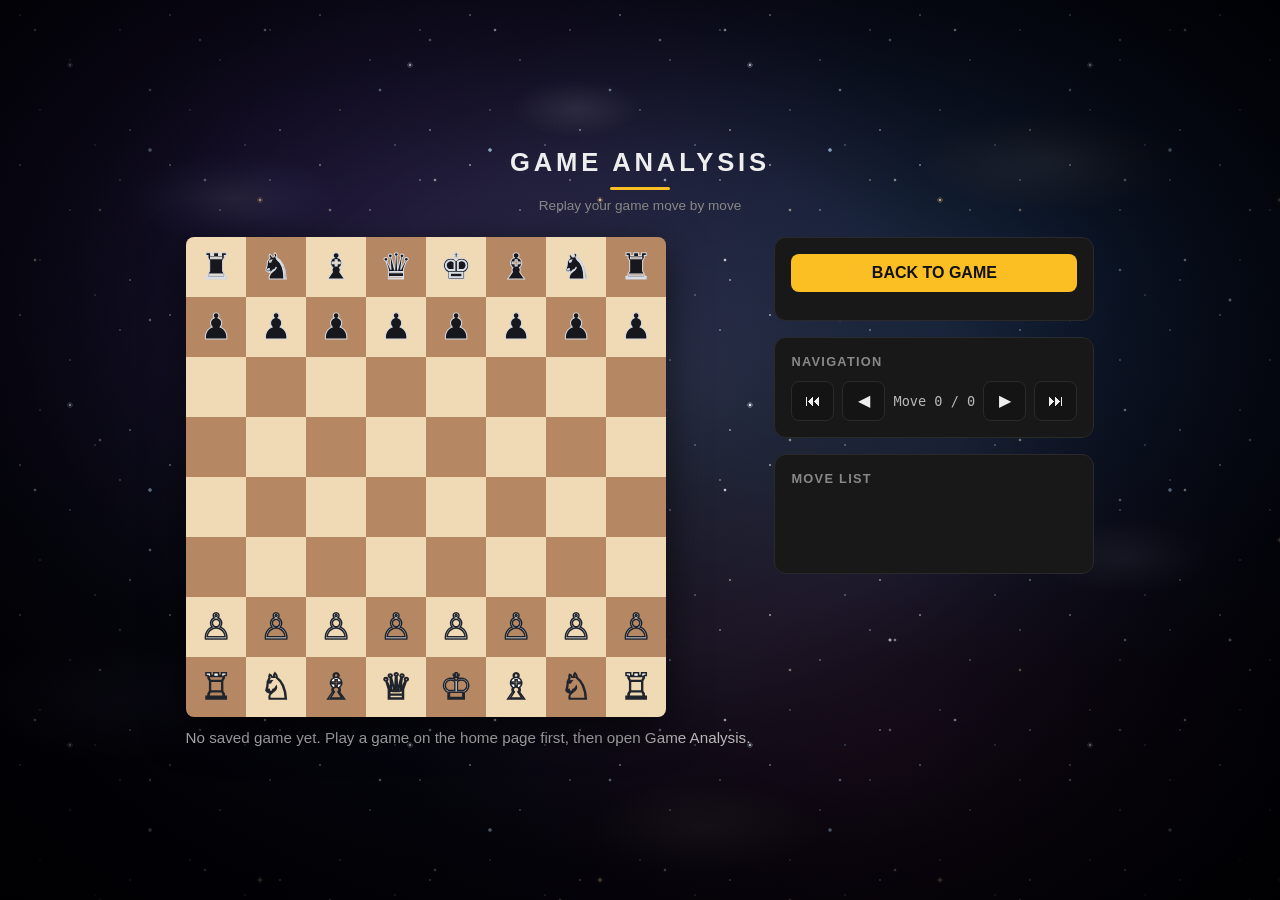
<file: analysis.html>
<!DOCTYPE html>
<html lang="en">
<head>
    <meta charset="UTF-8">
    <meta name="viewport" content="width=device-width, initial-scale=1.0">
    <title>Game Analysis - Chess AI</title>
    <meta name="description" content="Replay and analyze your chess games move by move. Step forward and backward through the game.">
    <meta name="robots" content="noindex">
    <link rel="stylesheet" href="style.css?v=5">
</head>
<body>
    <div class="bg" aria-hidden="true">
        <div class="bg-layer bg-nebula"></div>
        <div class="bg-layer bg-stars-far"></div>
        <div class="bg-layer bg-stars-mid"></div>
        <div class="bg-layer bg-stars-near"></div>
        <div class="bg-vignette"></div>
    </div>
    <div class="container">
        <header>
            <h1>GAME ANALYSIS</h1>
            <p class="subtitle">Replay your game move by move</p>
        </header>

        <div class="game-area">
            <div class="board-wrap">
                <div id="board"></div>
                <div id="status" class="status"></div>
            </div>

            <aside class="side-panel">
                <div class="controls">
                    <a href="index.html" class="btn">BACK TO GAME</a>
                </div>

                <div class="nav-panel">
                    <h3>Navigation</h3>
                    <div class="nav-controls">
                        <button id="to-start" class="nav-btn" title="Go to start">&#9198;</button>
                        <button id="prev" class="nav-btn" title="Previous move">&#9664;</button>
                        <span id="move-counter" class="move-counter">Move 0 / 0</span>
                        <button id="next" class="nav-btn" title="Next move">&#9654;</button>
                        <button id="to-end" class="nav-btn" title="Go to end">&#9197;</button>
                    </div>
                </div>

                <div class="moves-panel">
                    <h3>Move List</h3>
                    <div id="moves" class="moves"></div>
                </div>
            </aside>
        </div>
    </div>

    <script type="module" src="analysis.js"></script>
</body>
</html>
</file>
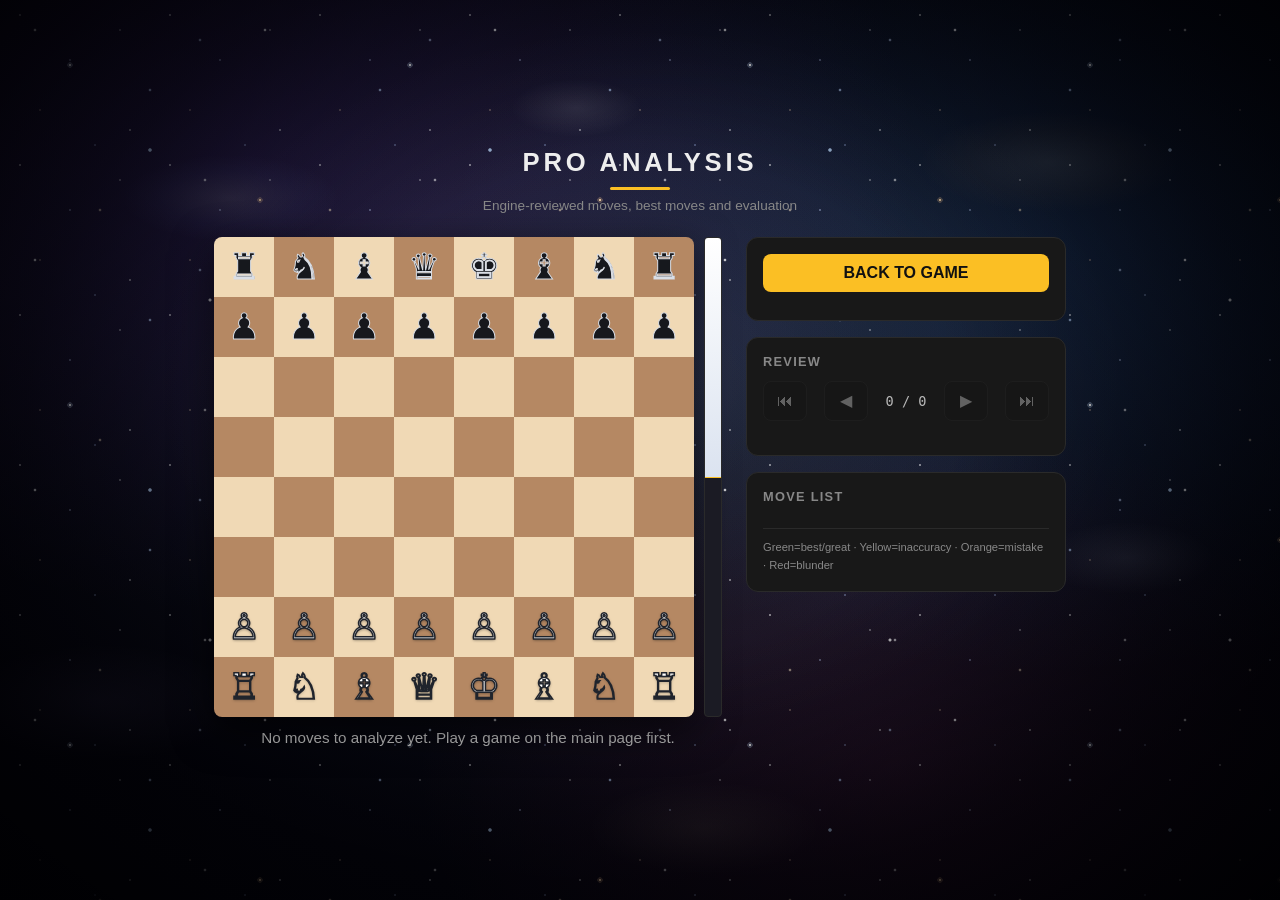
<file: pro-analysis.html>
<!DOCTYPE html>
<html lang="en">
<head>
    <meta charset="UTF-8">
    <meta name="viewport" content="width=device-width, initial-scale=1.0">
    <title>Pro Analysis - Chess AI</title>
    <meta name="description" content="Deep game review with engine evaluation, best-move arrows and move-by-move quality marks.">
    <meta name="robots" content="noindex">
    <link rel="stylesheet" href="style.css?v=5">
</head>
<body>
    <div class="bg" aria-hidden="true">
        <div class="bg-layer bg-nebula"></div>
        <div class="bg-layer bg-stars-far"></div>
        <div class="bg-layer bg-stars-mid"></div>
        <div class="bg-layer bg-stars-near"></div>
        <div class="bg-vignette"></div>
    </div>
    <div class="container">
        <header>
            <h1>PRO ANALYSIS</h1>
            <p class="subtitle">Engine-reviewed moves, best moves and evaluation</p>
        </header>

        <div class="game-area">
            <div class="board-wrap">
                <div class="pro-board-wrap">
                    <div id="board"></div>
                    <div class="eval-bar" aria-hidden="true">
                        <div class="eval-bar-marker"></div>
                        <div id="eval-bar-white" class="eval-bar-white"></div>
                    </div>
                </div>
                <div id="status" class="status"></div>
            </div>

            <aside class="side-panel">
                <div class="controls">
                    <a href="index.html" class="btn">BACK TO GAME</a>
                </div>

                <div class="nav-panel">
                    <h3>Review</h3>
                    <div class="nav-controls">
                        <button id="to-start" class="nav-btn" title="Go to start">&#9198;</button>
                        <button id="prev" class="nav-btn" title="Previous move">&#9664;</button>
                        <span id="move-counter" class="move-counter">Move 0 / 0</span>
                        <button id="next" class="nav-btn" title="Next move">&#9654;</button>
                        <button id="to-end" class="nav-btn" title="Go to end">&#9197;</button>
                    </div>
                    <div id="verdict" class="verdict"></div>
                </div>

                <div class="moves-panel">
                    <h3>Move List</h3>
                    <div id="moves" class="moves"></div>
                    <div class="legend">Green=best/great &middot; Yellow=inaccuracy &middot; Orange=mistake &middot; Red=blunder</div>
                </div>
            </aside>
        </div>
    </div>

    <div id="progress-overlay" class="progress-overlay hidden">
        <div class="progress-box">
            <h3>Analyzing game</h3>
            <div class="progress-bar"><div id="progress-fill" class="progress-fill"></div></div>
            <span id="progress-text" class="progress-text">0 / 0</span>
        </div>
    </div>

    <script type="module" src="pro-analysis.js"></script>
</body>
</html>
</file>
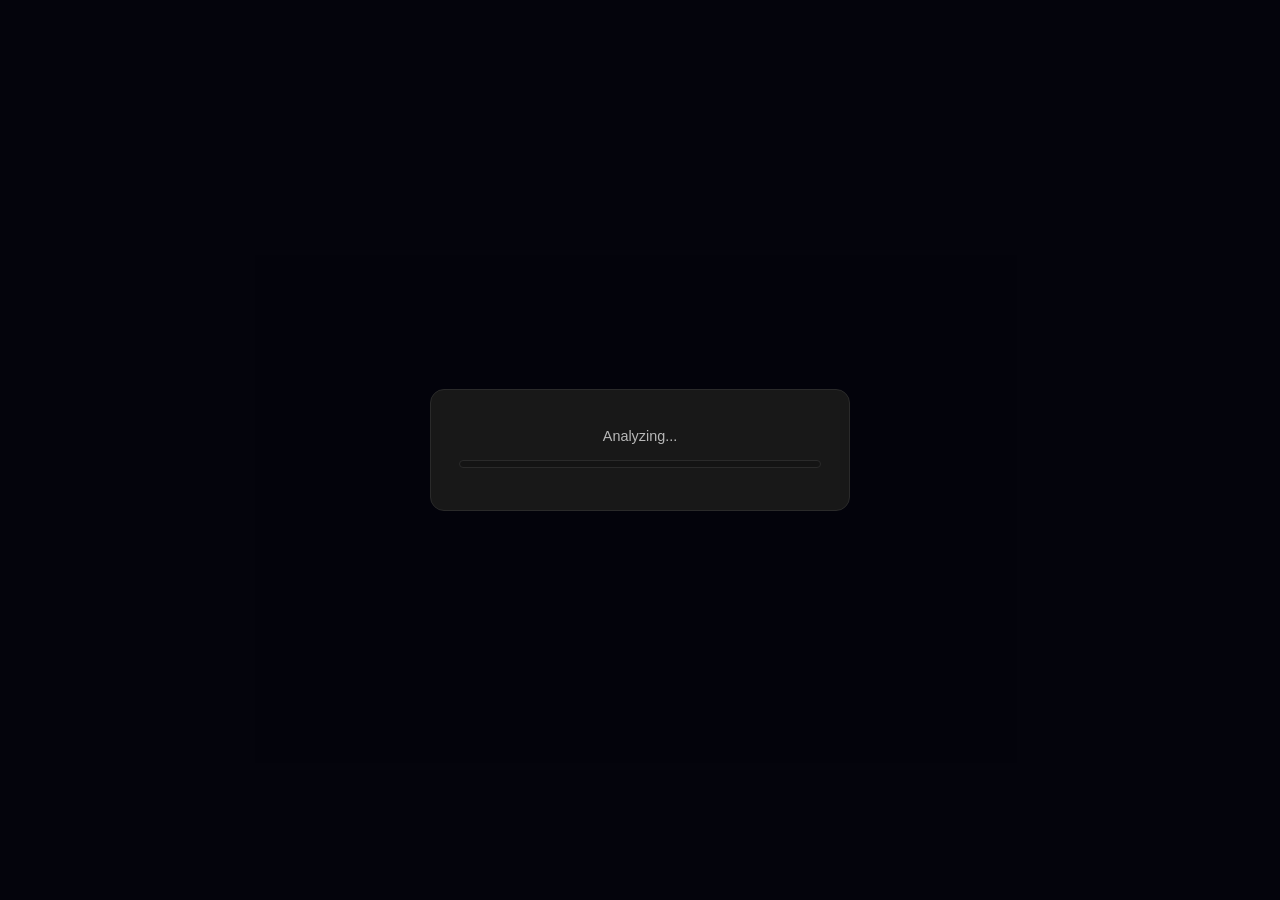
<file: seed-test.html>
<!DOCTYPE html>
<html lang="en">
<head>
    <meta charset="UTF-8">
    <title>pro-seed-test</title>
    <link rel="stylesheet" href="style.css">
</head>
<body>
    <div class="lock-notice hidden" id="lock-notice">lock</div>
    <div class="game-area hidden" id="review-area">
        <div class="board-wrap">
            <div id="board" class="review-board"></div>
            <div id="status" class="status"></div>
        </div>
        <aside class="side-panel">
            <div class="nav-panel"><h3>Nav</h3><div class="nav-controls">
                <button id="to-start">|&lt;</button><button id="prev">&lt;</button>
                <span id="move-counter">0/0</span><button id="next">&gt;</button><button id="to-end">&gt;|</button>
            </div></div>
            <div class="engine-info review-verdict"><h3>SAYS</h3>
                <div id="verdict-symbol"></div><div id="verdict-title"></div><div id="verdict-desc"></div>
            </div>
            <div class="moves-panel"><h3>Moves</h3><div id="moves" class="moves review-moves"></div></div>
        </aside>
    </div>
    <div id="progress-overlay" class="progress-overlay"><div class="progress-card">
        <p id="progress-text">Analyzing...</p><div class="progress-bar"><div id="progress-fill"></div></div>
    </div></div>

    <script src="config.js"></script>
    <script type="module">
        import { Chess } from './vendor/chess.js';
        const g = new Chess();
        const moves = ['e4', 'e5', 'Qh5', 'Nc6', 'Bc4', 'Nf6', 'Qxf7#'];
        for (const m of moves) g.move(m);
        localStorage.setItem('chess_analysis', JSON.stringify({ moves, status: 'Checkmate! White wins.' }));
    </script>
    <script type="module" src="pro-analysis.js"></script>
</body>
</html>
</file>
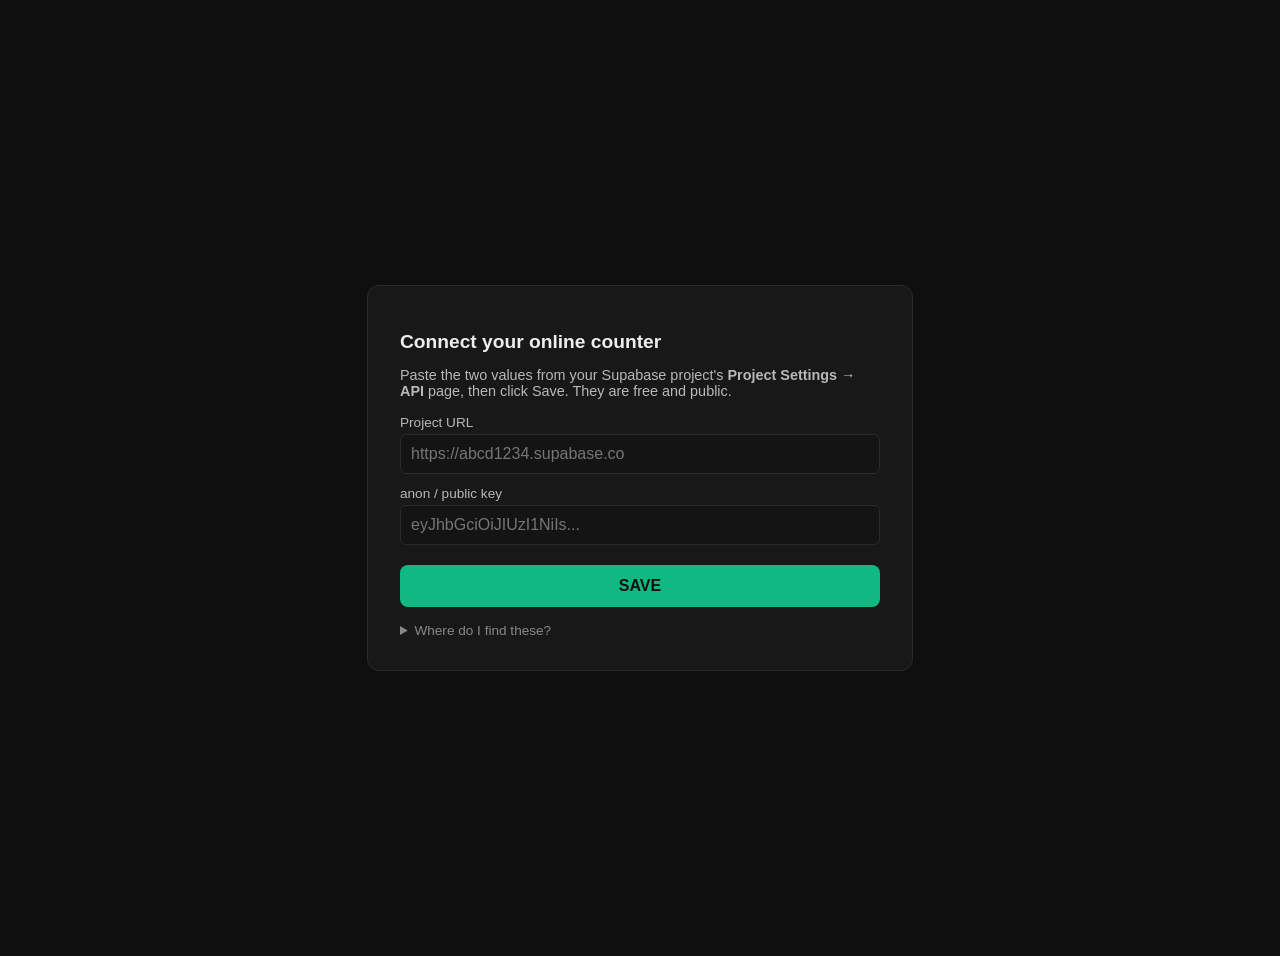
<file: setup.html>
<!DOCTYPE html>
<html lang="en">
<head>
    <meta charset="UTF-8">
    <meta name="viewport" content="width=device-width, initial-scale=1.0">
    <title>Chess AI - Setup</title>
    <style>
        body { background: #0f0f0f; color: #eee; font-family: 'Segoe UI', sans-serif; min-height: 100vh; display: flex; align-items: center; justify-content: center; padding: 20px; }
        .card { background: #181818; border: 1px solid #2a2a2a; border-radius: 12px; padding: 32px; width: 100%; max-width: 480px; }
        h1 { font-size: 1.2rem; margin-bottom: 8px; }
        p { color: #b8b8b8; font-size: 0.9rem; margin-bottom: 16px; }
        label { display: block; font-size: 0.85rem; color: #b8b8b8; margin: 12px 0 4px; }
        input { width: 100%; background: #141414; color: #eee; border: 1px solid #2a2a2a; border-radius: 6px; padding: 10px; font-size: 1rem; box-sizing: border-box; }
        button { width: 100%; margin-top: 20px; background: #10b981; color: #111; border: none; border-radius: 8px; padding: 12px; font-size: 1rem; font-weight: 700; cursor: pointer; }
        #msg { margin-top: 12px; font-size: 0.9rem; }
        .ok { color: #4ade80; }
        .err { color: #f87171; }
        details { margin-top: 16px; font-size: 0.85rem; color: #888; }
        ol { margin: 8px 0 0 18px; }
    </style>
</head>
<body>
    <div class="card">
        <h1>Connect your online counter</h1>
        <p>Paste the two values from your Supabase project's <b>Project Settings &rarr; API</b> page, then click Save. They are free and public.</p>

        <label for="url">Project URL</label>
        <input id="url" placeholder="https://abcd1234.supabase.co">

        <label for="key">anon / public key</label>
        <input id="key" placeholder="eyJhbGciOiJIUzI1NiIs...">

        <button onclick="save()">SAVE</button>
        <div id="msg"></div>

        <details>
            <summary>Where do I find these?</summary>
            <ol>
                <li>Go to your project on supabase.com</li>
                <li>Click <b>Project Settings</b> (gear icon) in the sidebar</li>
                <li>Click <b>API</b></li>
                <li>Copy the <b>Project URL</b> into the first box</li>
                <li>Copy the <b>anon public</b> key into the second box</li>
            </ol>
        </details>
    </div>

    <script>
        async function save() {
            const msg = document.getElementById('msg');
            const url = document.getElementById('url').value.trim();
            const key = document.getElementById('key').value.trim();
            msg.className = '';
            msg.textContent = 'Saving...';
            try {
                const r = await fetch('/api/save-config', {
                    method: 'POST',
                    headers: { 'Content-Type': 'application/json' },
                    body: JSON.stringify({ SUPABASE_URL: url, SUPABASE_KEY: key })
                });
                const j = await r.json();
                if (j.ok) {
                    msg.className = 'ok';
                    msg.textContent = 'Saved! Close this tab and reload the chess game - you should see a live count.';
                } else {
                    msg.className = 'err';
                    msg.textContent = 'Error: ' + (j.error || 'unknown');
                }
            } catch (e) {
                msg.className = 'err';
                msg.textContent = 'Could not reach the server. Make sure node server.js is running.';
            }
        }
    </script>
</body>
</html>
</file>
<file: style.css>
:root {
    --bg: #0f0f0f;
    --surface: #181818;
    --surface-2: #141414;
    --border: #2a2a2a;
    --text-1: #eeeeee;
    --text-2: #b8b8b8;
    --text-3: #888888;
    --accent: #fbbf24;
    --accent-dim: rgba(251, 191, 36, 0.10);
}

* {
    margin: 0;
    padding: 0;
    box-sizing: border-box;
}

body {
    background: transparent;
    color: var(--text-1);
    font-family: 'Segoe UI', -apple-system, BlinkMacSystemFont, sans-serif;
    min-height: 100vh;
    min-height: 100dvh;
    display: flex;
    align-items: safe center;
    justify-content: center;
    padding: 20px;
    overflow-x: hidden;
    -webkit-tap-highlight-color: transparent;
}

html { background: #04040c; }

/* ---- Immersive 3D starfield background (pure CSS) ---- */
.bg {
    position: fixed;
    inset: 0;
    z-index: -2;
    overflow: hidden;
    background: #04040c;
}

.bg-layer {
    position: absolute;
    inset: 0;
    pointer-events: none;
}

.bg-nebula {
    background:
        /* small distant galaxies (bright core + faint elliptical halo) */
        radial-gradient(150px 60px at 18% 22%, rgba(235, 240, 255, 0.12), rgba(130, 150, 230, 0.06) 45%, transparent 72%),
        radial-gradient(180px 70px at 82% 18%, rgba(255, 240, 210, 0.1), rgba(200, 150, 90, 0.05) 45%, transparent 72%),
        radial-gradient(120px 50px at 88% 62%, rgba(215, 225, 255, 0.1), transparent 72%),
        radial-gradient(200px 80px at 8% 78%, rgba(190, 160, 255, 0.09), transparent 72%),
        radial-gradient(160px 65px at 55% 92%, rgba(255, 235, 200, 0.08), transparent 72%),
        radial-gradient(90px 40px at 45% 12%, rgba(255, 255, 255, 0.1), transparent 72%),
        /* faint central glow */
        radial-gradient(1300px 850px at 50% 42%, rgba(150, 180, 255, 0.13), transparent 60%),
        radial-gradient(900px 650px at 50% 42%, rgba(255, 240, 220, 0.06), transparent 55%),
        /* deep nebula wisps */
        radial-gradient(1100px 750px at 20% 18%, rgba(90, 50, 160, 0.28), transparent 60%),
        radial-gradient(1000px 700px at 82% 28%, rgba(30, 90, 160, 0.24), transparent 60%),
        radial-gradient(800px 600px at 70% 85%, rgba(160, 50, 110, 0.16), transparent 60%);
    animation: nebulaZoom 60s ease-in-out infinite alternate;
}

@keyframes nebulaZoom {
    from { transform: scale(1); }
    to { transform: scale(1.14); }
}

.bg-stars-far {
    background-image:
        radial-gradient(circle at 20px 15px, rgba(255, 255, 255, 0.45) 0 0.7px, transparent 1.2px),
        radial-gradient(circle at 70px 60px, rgba(200, 215, 255, 0.35) 0 0.7px, transparent 1.2px),
        radial-gradient(circle at 120px 30px, rgba(255, 255, 255, 0.3) 0 0.7px, transparent 1.2px),
        radial-gradient(circle at 40px 110px, rgba(255, 220, 185, 0.28) 0 0.7px, transparent 1.2px),
        radial-gradient(circle at 130px 130px, rgba(255, 255, 255, 0.4) 0 0.7px, transparent 1.2px),
        radial-gradient(circle at 95px 145px, rgba(180, 205, 255, 0.3) 0 0.7px, transparent 1.2px);
    background-size: 150px 150px;
    animation: driftFar 140s linear infinite;
}

@keyframes driftFar { to { background-position: -150px -150px; } }

.bg-stars-mid {
    background-image:
        radial-gradient(circle at 35px 30px, rgba(255, 255, 255, 0.75) 0 1px, transparent 1.7px),
        radial-gradient(circle at 150px 90px, rgba(190, 215, 255, 0.65) 0 1px, transparent 1.7px),
        radial-gradient(circle at 205px 180px, rgba(255, 255, 255, 0.55) 0 1px, transparent 1.7px),
        radial-gradient(circle at 100px 210px, rgba(255, 235, 200, 0.5) 0 1px, transparent 1.7px),
        radial-gradient(circle at 200px 40px, rgba(200, 220, 255, 0.55) 0 1px, transparent 1.7px);
    background-size: 230px 230px;
    animation: driftMid 90s linear infinite reverse;
}

@keyframes driftMid { to { background-position: -230px -230px; } }

.bg-stars-near {
    background-image:
        radial-gradient(circle at 70px 65px, rgba(255, 255, 255, 0.9) 0 1.3px, rgba(205, 228, 255, 0.3) 1.3px 2.6px, transparent 3px),
        radial-gradient(circle at 260px 200px, rgba(255, 220, 170, 0.85) 0 1.3px, rgba(255, 205, 150, 0.25) 1.3px 2.6px, transparent 3px),
        radial-gradient(circle at 210px 300px, rgba(255, 255, 255, 0.75) 0 1.1px, transparent 1.9px),
        radial-gradient(circle at 150px 150px, rgba(190, 220, 255, 0.8) 0 1.3px, transparent 2.2px);
    background-size: 340px 340px;
    animation: driftNear 55s linear infinite;
}

@keyframes driftNear { to { background-position: -340px -340px; } }

.bg-vignette {
    position: absolute;
    inset: 0;
    pointer-events: none;
    background: radial-gradient(ellipse at 50% 45%, transparent 35%, rgba(1, 1, 5, 0.62) 68%, rgba(0, 0, 2, 0.97) 100%);
}

@media (prefers-reduced-motion: reduce) {
    .bg-layer { animation: none; }
}

/* ---- Pro analysis page ---- */
#board { position: relative; }

.board-svg {
    position: absolute;
    inset: 0;
    width: 100%;
    height: 100%;
    pointer-events: none;
    z-index: 5;
}

.pro-board-wrap {
    display: flex;
    gap: 10px;
    align-items: stretch;
}

.eval-bar {
    position: relative;
    width: 18px;
    flex-shrink: 0;
    border-radius: 4px;
    overflow: hidden;
    background: #1b1b24;
    border: 1px solid var(--border);
}

.eval-bar-white {
    position: absolute;
    top: 0;
    left: 0;
    right: 0;
    height: 50%;
    background: linear-gradient(#ffffff, #dbe3f0);
    transition: height 0.45s ease;
}

.eval-bar-marker {
    position: absolute;
    left: 0;
    right: 0;
    top: 50%;
    height: 2px;
    background: var(--accent);
    transform: translateY(-1px);
}

.move-link.best, .move-link.great { color: #4ade80; }
.move-link.good { color: #86efac; }
.move-link.inaccuracy { color: #fbbf24; }
.move-link.mistake { color: #fb923c; }
.move-link.blunder { color: #f87171; }

.move-link.active {
    color: #111 !important;
    background: var(--accent);
    font-weight: 700;
}

.legend {
    margin-top: 10px;
    padding-top: 10px;
    border-top: 1px solid var(--border);
    font-size: 0.7rem;
    color: var(--text-3);
    line-height: 1.6;
}

.verdict {
    font-size: 0.85rem;
    color: var(--text-2);
    margin-top: 12px;
    line-height: 1.5;
}

.v-best, .v-great { color: #4ade80; }
.v-good { color: #86efac; }
.v-inaccuracy { color: #fbbf24; }
.v-mistake { color: #fb923c; }
.v-blunder { color: #f87171; }

/* ---- Analysis progress overlay ---- */
.progress-overlay {
    position: fixed;
    inset: 0;
    z-index: 60;
    background: rgba(3, 3, 10, 0.85);
    display: flex;
    align-items: center;
    justify-content: center;
}

.progress-box {
    background: var(--surface);
    border: 1px solid var(--border);
    border-radius: 12px;
    padding: 24px;
    width: min(320px, 80vw);
    text-align: center;
}

.progress-bar {
    height: 8px;
    border-radius: 99px;
    background: #0f0f18;
    overflow: hidden;
    margin: 14px 0;
}

.progress-fill {
    height: 100%;
    width: 0%;
    background: var(--accent);
    transition: width 0.2s;
}

.progress-text {
    font-family: 'Consolas', monospace;
    font-size: 0.85rem;
    color: var(--text-2);
}

.container {
    width: 100%;
    max-width: 960px;
}

header {
    text-align: center;
    margin-bottom: 24px;
}

h1 {
    font-size: 1.6rem;
    letter-spacing: 0.15em;
    font-weight: 800;
}

h1::after {
    content: '';
    display: block;
    width: 60px;
    height: 3px;
    background: var(--accent);
    margin: 10px auto 0;
    border-radius: 99px;
}

.subtitle {
    color: var(--text-3);
    margin-top: 8px;
    font-size: 0.85rem;
}

.online-badge {
    display: inline-flex;
    align-items: center;
    gap: 8px;
    margin-top: 10px;
    padding: 5px 12px;
    background: var(--surface);
    border: 1px solid var(--border);
    border-radius: 99px;
    font-size: 0.8rem;
    color: var(--text-2);
}

.online-dot {
    width: 8px;
    height: 8px;
    border-radius: 50%;
    background: #34d399;
    box-shadow: 0 0 8px rgba(52, 211, 153, 0.8);
    animation: pulse 2s infinite;
}

@keyframes pulse {
    0%, 100% { opacity: 1; }
    50% { opacity: 0.4; }
}

#online-count {
    font-weight: 800;
    color: var(--text-1);
    min-width: 1.5em;
}

.game-area {
    display: flex;
    gap: 24px;
    align-items: flex-start;
    flex-wrap: wrap;
    justify-content: center;
}

.board-wrap {
    flex-shrink: 0;
    position: relative;
}

#board {
    width: min(480px, 92vw);
    border-radius: 8px;
    overflow: hidden;
    box-shadow: 0 12px 40px rgba(0, 0, 0, 0.6);
    container-type: inline-size;
    touch-action: manipulation;
}

/* chessboard layout via CSS grid built in JS */
.board-grid {
    display: grid;
    grid-template-columns: repeat(8, 1fr);
    grid-template-rows: repeat(8, 1fr);
    aspect-ratio: 1;
    user-select: none;
}

.square {
    display: flex;
    align-items: center;
    justify-content: center;
    cursor: pointer;
    position: relative;
    font-size: 0;
    overflow: hidden;
    aspect-ratio: 1;
    touch-action: manipulation;
}

.square.light { background: #f0d9b5; }
.square.dark { background: #b58863; }

.square.selected {
    box-shadow: inset 0 0 0 3px var(--accent);
    z-index: 1;
}

.square.hint::after {
    content: '';
    position: absolute;
    width: 22%;
    height: 22%;
    background: rgba(0, 0, 0, 0.25);
    border-radius: 50%;
}

.square.hint.capture::after {
    width: 80%;
    height: 80%;
    background: transparent;
    border: 5px solid rgba(0, 0, 0, 0.25);
    border-radius: 50%;
}

.square.last-move { background-color: rgba(251, 191, 36, 0.35); }

.square span {
    pointer-events: none;
    display: flex;
    align-items: center;
    justify-content: center;
    width: 100%;
    height: 100%;
}

/* Piece glyphs are sized from the board's own width so they always render,
   even on mobile browsers that do not support container-query units (cqw).
   The board is `width: min(480px, 92vw)`, so each square is boardWidth/8 and a
   glyph of ~0.62x a square fits neatly. */
.square span.piece {
    font-size: clamp(24px, calc(min(480px, 92vw) / 8 * 0.62), 50px);
    user-select: none;
    -webkit-user-select: none;
}

/* Nicer tuning where container queries are supported. */
@supports (width: 1cqw) {
    .square span.piece { font-size: clamp(26px, 7.5cqw, 50px); }
}

.status {
    margin-top: 12px;
    text-align: center;
    font-size: 0.95rem;
    color: var(--text-2);
    min-height: 24px;
}

.status.check { color: #f87171; }
.status.win { color: #4ade80; }

.side-panel {
    flex: 1;
    min-width: 260px;
    max-width: 320px;
    display: flex;
    flex-direction: column;
    gap: 16px;
}

.controls,
.engine-info,
.moves-panel,
.advanced-analysis {
    background: var(--surface);
    border: 1px solid var(--border);
    border-radius: 12px;
    padding: 16px;
}

.clocks {
    display: flex;
    gap: 12px;
}

.clock {
    flex: 1;
    background: var(--surface);
    border: 1px solid var(--border);
    border-radius: 12px;
    padding: 12px;
    display: flex;
    flex-direction: column;
    align-items: center;
    gap: 4px;
    transition: border-color 0.2s;
}

.clock.active {
    border-color: var(--accent);
    box-shadow: 0 0 0 1px var(--accent);
}

.clock-tag {
    font-size: 0.7rem;
    text-transform: uppercase;
    letter-spacing: 0.1em;
    color: var(--text-3);
}

.clock-time {
    font-size: 1.5rem;
    font-weight: 800;
    font-family: 'Consolas', monospace;
    color: var(--text-1);
}

.clock.low .clock-time { color: #f87171; }

h3 {
    font-size: 0.8rem;
    text-transform: uppercase;
    letter-spacing: 0.1em;
    color: var(--text-3);
    margin-bottom: 12px;
}

.btn {
    width: 100%;
    background: var(--accent);
    color: #111;
    border: none;
    border-radius: 8px;
    padding: 10px 16px;
    font-size: 1rem;
    font-weight: 700;
    cursor: pointer;
    margin-bottom: 12px;
    transition: filter 0.2s;
    touch-action: manipulation;
}

.btn:hover { filter: brightness(1.1); }

.btn-start {
    background: #10b981;
}

.btn-danger {
    background: transparent;
    color: #f87171;
    border: 1px solid rgba(248, 113, 113, 0.4);
}

.btn-danger:hover {
    background: rgba(248, 113, 113, 0.1);
    filter: none;
}

.side-label {
    display: flex;
    justify-content: space-between;
    align-items: center;
    font-size: 0.85rem;
    color: var(--text-2);
    padding: 6px 0;
}

.side-label select {
    background: var(--surface-2);
    color: var(--text-1);
    border: 1px solid var(--border);
    border-radius: 6px;
    padding: 6px 8px;
    font-size: 1rem;
    touch-action: manipulation;
}

.eval {
    font-size: 1.4rem;
    font-weight: 800;
    color: var(--accent);
}

.depth {
    font-size: 0.8rem;
    color: var(--text-3);
    margin-top: 4px;
}

.moves-panel {
    flex: 1;
    display: flex;
    flex-direction: column;
    min-height: 120px;
}

.moves {
    flex: 1;
    overflow-y: auto;
    max-height: 200px;
    font-family: 'Consolas', monospace;
    font-size: 0.85rem;
    line-height: 1.7;
    color: var(--text-2);
}

.moves .move-pair {
    display: flex;
    gap: 12px;
}

.moves .num { color: var(--text-3); width: 24px; flex-shrink: 0; }

.modal {
    position: fixed;
    inset: 0;
    background: rgba(0, 0, 0, 0.7);
    display: flex;
    align-items: center;
    justify-content: center;
    z-index: 50;
}

.modal-content {
    background: var(--surface);
    border: 1px solid var(--border);
    border-radius: 12px;
    padding: 20px;
    text-align: center;
}

.promo-pieces {
    display: flex;
    gap: 10px;
    justify-content: center;
    margin-top: 12px;
}

.promo-pieces button {
    background: var(--surface-2);
    border: 1px solid var(--border);
    border-radius: 8px;
    padding: 8px;
    cursor: pointer;
    transition: border-color 0.2s;
}

.promo-pieces button:hover { border-color: var(--accent); }
.promo-pieces img { width: 48px; height: 48px; }

.hidden { display: none !important; }

/* ---- Game analysis page ---- */
.controls a.btn {
    display: block;
    text-align: center;
    text-decoration: none;
    color: #111;
}

.nav-panel {
    background: var(--surface);
    border: 1px solid var(--border);
    border-radius: 12px;
    padding: 16px;
}

.nav-controls {
    display: flex;
    align-items: center;
    justify-content: space-between;
    gap: 8px;
}

.nav-btn {
    background: var(--surface-2);
    color: var(--text-1);
    border: 1px solid var(--border);
    border-radius: 8px;
    width: 44px;
    height: 40px;
    font-size: 1rem;
    cursor: pointer;
    transition: border-color 0.2s, filter 0.2s;
    touch-action: manipulation;
}

.nav-btn:hover:not(:disabled) { border-color: var(--accent); filter: brightness(1.2); }
.nav-btn:disabled { opacity: 0.35; cursor: default; }

.move-counter {
    font-family: 'Consolas', monospace;
    font-size: 0.85rem;
    color: var(--text-2);
    white-space: nowrap;
}

.move-link {
    cursor: pointer;
    border-radius: 4px;
    padding: 0 4px;
    transition: background 0.15s;
}

.move-link:hover { background: var(--accent-dim); }

.move-link.active {
    background: var(--accent);
    color: #111;
    font-weight: 700;
}

/* ---- Advanced (PRO) analysis ---- */
.advanced-analysis { margin-top: 16px; }

.btn-pro {
    background: linear-gradient(135deg, #7c3aed, #2563eb);
    color: #fff;
    box-shadow: 0 4px 14px rgba(124, 58, 237, 0.4);
}
.btn-pro:hover { filter: brightness(1.1); }
.btn-pro:disabled { opacity: 0.6; cursor: wait; }

.analysis-progress {
    font-size: 0.8rem;
    color: var(--text-3);
    text-align: center;
    margin-top: 8px;
}

.analysis-results { margin-top: 12px; }
.analysis-title {
    font-size: 0.8rem;
    text-transform: uppercase;
    letter-spacing: 0.1em;
    color: var(--text-3);
    margin-bottom: 8px;
}

.analysis-table {
    width: 100%;
    border-collapse: collapse;
    font-family: 'Consolas', monospace;
    font-size: 0.82rem;
}

.analysis-table td {
    padding: 4px 4px;
    vertical-align: middle;
}

.num-cell {
    color: var(--text-3);
    width: 24px;
    text-align: right;
}

.analysis-cell { white-space: nowrap; }

.best-cell {
    color: #4ade80;
    border-left: 1px dashed var(--border);
    padding-left: 8px !important;
}

.best-arrow { color: #22c55e; margin-right: 4px; font-weight: 800; }
.best-san { color: #4ade80; }

.verdict {
    display: inline-block;
    width: 1.4em;
    text-align: center;
    font-weight: 800;
    border-radius: 4px;
    margin-right: 4px;
}

.v-brilliant { color: #10b981; }
.v-best { color: #22c55e; }
.v-excellent { color: #4ade80; }
.v-good { color: #86efac; }
.v-inaccuracy { color: #facc15; }
.v-mistake { color: #fb923c; }
.v-blunder { color: #f87171; font-weight: 900; }

.analysis-details {
    margin-top: 10px;
    border-top: 1px solid var(--border);
    padding-top: 8px;
    max-height: 160px;
    overflow-y: auto;
    display: flex;
    flex-direction: column;
    gap: 6px;
}

.detail-row {
    display: flex;
    align-items: flex-start;
    gap: 8px;
    font-size: 0.8rem;
    color: var(--text-2);
    line-height: 1.4;
    cursor: default;
}

.detail-row .detail-move {
    font-family: 'Consolas', monospace;
    color: var(--text-1);
    flex-shrink: 0;
    min-width: 3em;
}

.detail-desc { color: var(--text-3); }

.analysis-empty {
    color: var(--text-3);
    font-size: 0.85rem;
    border: 1px dashed var(--border);
    border-radius: 8px;
    padding: 12px;
    text-align: center;
}

.analysis-locked {
    color: var(--text-3);
    font-size: 0.85rem;
    border: 1px solid rgba(124, 58, 237, 0.4);
    border-radius: 8px;
    padding: 12px;
    text-align: center;
    background: rgba(124, 58, 237, 0.08);
}
.analysis-locked b { color: #a78bfa; }

/* ---- PRO review page ---- */
.review-board { width: min(480px, 92vw); }
.progress-overlay {
    position: fixed;
    inset: 0;
    z-index: 60;
    background: rgba(4, 4, 12, 0.85);
    display: flex;
    align-items: center;
    justify-content: center;
    padding: 20px;
}
.progress-card {
    background: var(--surface);
    border: 1px solid var(--border);
    border-radius: 14px;
    padding: 28px;
    width: 100%;
    max-width: 420px;
    text-align: center;
}
.progress-card h3 { font-size: 1rem; color: var(--text-1); }
.progress-card p { color: var(--text-2); font-size: 0.9rem; margin-top: 10px; }
.progress-card .progress-note { color: var(--text-3); font-size: 0.75rem; }
.progress-bar {
    height: 8px;
    background: var(--surface-2);
    border: 1px solid var(--border);
    border-radius: 99px;
    overflow: hidden;
    margin-top: 16px;
}
.progress-fill {
    height: 100%;
    width: 0%;
    background: linear-gradient(90deg, #7c3aed, #22c55e);
    transition: width 0.3s;
}

.lock-notice {
    max-width: 420px;
    margin: 40px auto;
    background: var(--surface);
    border: 1px solid rgba(124, 58, 237, 0.4);
    border-radius: 14px;
    padding: 24px;
    text-align: center;
    color: var(--text-2);
    font-size: 0.95rem;
    line-height: 1.6;
}
.lock-emoji { display: block; font-size: 2.2rem; margin-bottom: 10px; }
.lock-notice b { color: #a78bfa; }
.back-link { display: inline-block; margin-top: 14px; color: var(--accent); text-decoration: none; font-weight: 700; }

.review-score-card {
    background: linear-gradient(135deg, rgba(124, 58, 237, 0.15), rgba(37, 99, 235, 0.10));
    border: 1px solid rgba(124, 58, 237, 0.4);
    border-radius: 12px;
    padding: 14px;
    text-align: center;
}
.score-label {
    font-size: 0.7rem;
    text-transform: uppercase;
    letter-spacing: 0.12em;
    color: var(--text-3);
    display: block;
}
.score-grade {
    display: block;
    font-size: 3rem;
    font-weight: 900;
    line-height: 1.1;
    background: linear-gradient(135deg, #22c55e, #4ade80);
    -webkit-background-clip: text;
    background-clip: text;
    color: transparent;
}
.score-sub { font-size: 0.75rem; color: var(--text-3); margin-top: 4px; }

.review-verdict { min-height: 110px; }
.verdict-symbol {
    font-size: 2.4rem;
    font-weight: 900;
    line-height: 1;
    margin-bottom: 6px;
}
.verdict-title { font-size: 0.95rem; font-weight: 800; color: var(--text-1); }
.verdict-desc { font-size: 0.82rem; color: var(--text-3); margin-top: 8px; line-height: 1.5; }

.square-verdict {
    position: absolute;
    bottom: 0;
    right: 0;
    font-size: 1.3rem;
    font-weight: 900;
    width: 1.3em;
    height: 1.3em;
    display: flex;
    align-items: center;
    justify-content: center;
    background: rgba(16, 16, 20, 0.85);
    border-radius: 50% 0 0 0;
    z-index: 4;
    pointer-events: none;
    text-shadow: 0 1px 2px rgba(0, 0, 0, 0.6);
}
.square.review-flag { box-shadow: inset 0 0 0 2px rgba(251, 191, 36, 0.7); }

.review-move-link { display: inline-flex; align-items: center; gap: 3px; }
.review-moves .move-pair { flex-wrap: wrap; }

#pro-arrow { pointer-events: none; }

/* ---- Mobile / responsive ---- */
@media (max-width: 640px) {
    /* Never center vertically on small screens: when the page is taller than
       the viewport, centered flex content gets clipped at the top and cannot be
       scrolled back to. Align to the top instead so the whole page is reachable. */
    body {
        padding: 12px;
        padding-left: max(12px, env(safe-area-inset-left));
        padding-right: max(12px, env(safe-area-inset-right));
        padding-bottom: max(12px, env(safe-area-inset-bottom));
        align-items: flex-start;
        justify-content: flex-start;
    }

    header { margin-bottom: 16px; }
    h1 { font-size: 1.25rem; letter-spacing: 0.1em; }

    .game-area {
        gap: 16px;
        width: 100%;
    }

    .side-panel {
        min-width: 0;
        max-width: 100%;
        width: 100%;
        order: 2;
    }

    .board-wrap {
        width: 100%;
        display: flex;
        flex-direction: column;
        align-items: center;
    }

    #board {
        width: min(480px, 100%);
        margin: 0 auto;
    }

    .clocks {
        flex-direction: row;
    }

    /* Keep the board itself centered and free of horizontal scroll on tiny screens. */
    .container { max-width: 100%; }
}

@media (max-width: 420px) {
    .nav-controls { flex-wrap: wrap; justify-content: center; }
    .clock-time { font-size: 1.25rem; }
}

@media (max-width: 380px) and (min-height: 400px) and (max-height: 600px) {
    h1 { display: none; }
    header { margin-bottom: 8px; }
    .subtitle { display: none; }
    body { padding: 8px; }
}
</file>
